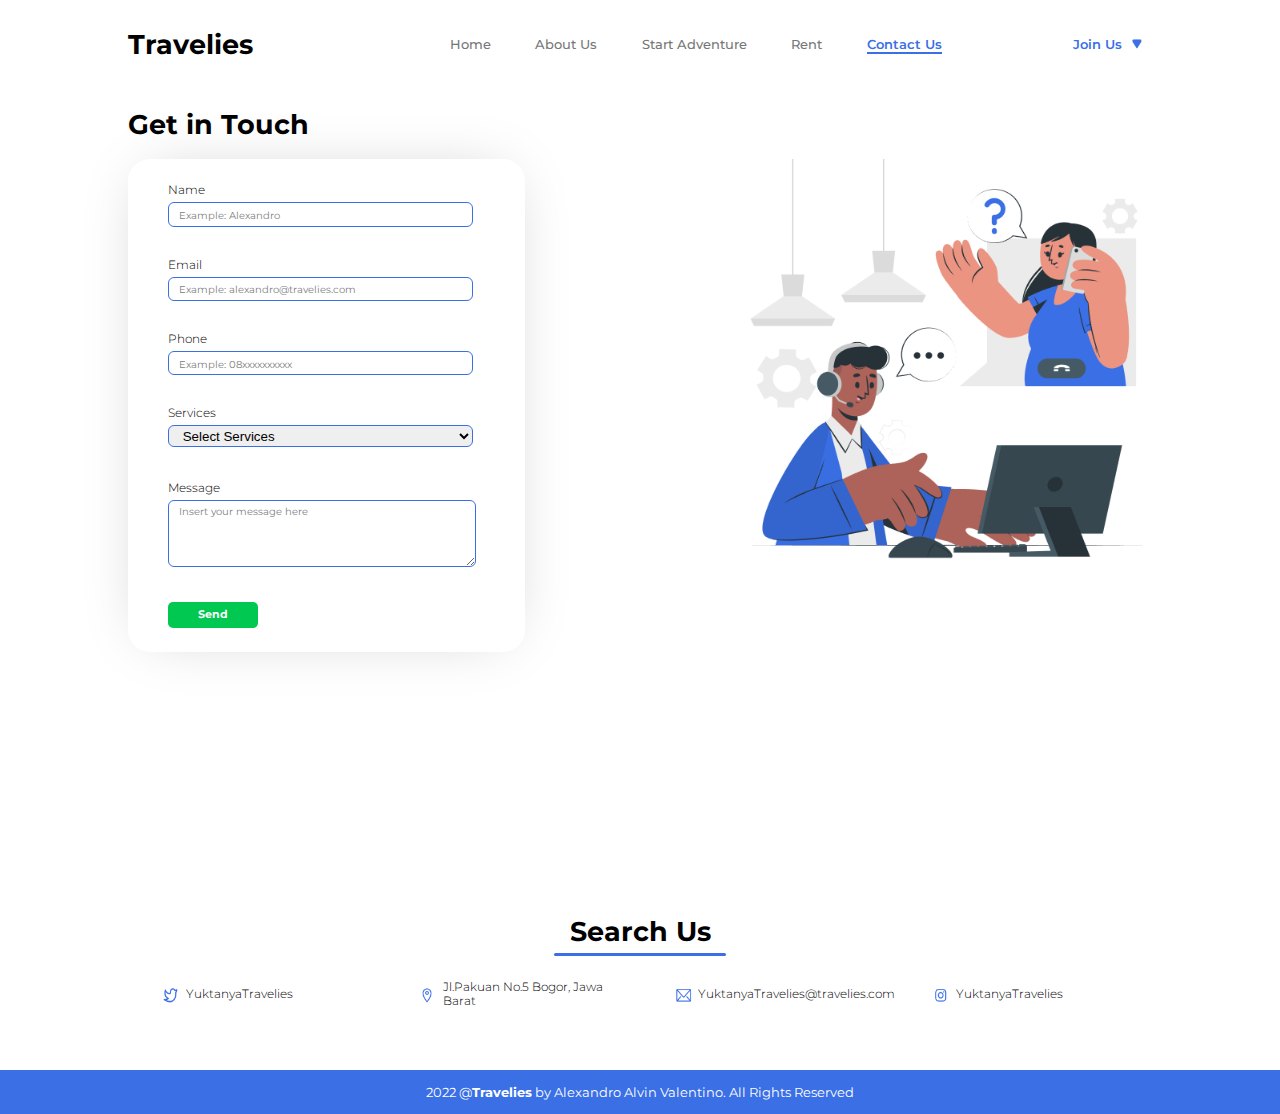
<file: Contactus.html>
<!DOCTYPE html>
<html lang="en">
<head>
    <meta charset="UTF-8">
    <meta http-equiv="X-UA-Compatible" content="IE=edge">
    <meta name="viewport" content="width=device-width, initial-scale=1.0">
    <link rel="stylesheet" href="Contact-style.css">
    <link rel="stylesheet" href="style.css">
    <link rel="preconnect" href="https://fonts.googleapis.com"> 
    <link rel="preconnect" href="https://fonts.gstatic.com" crossorigin> 
    <link href="https://fonts.googleapis.com/css2?family=Montserrat:wght@300;400;500;600;700&display=swap" rel="stylesheet">
    
    <title>Travelies</title>
</head>
<body>

    <div class="container">

        <!-- Header -->
        <div class="header">
            <div class="navbar-box">
                <div class="brand">
                    <h1 class="brand-name">Travelies</h1>
                </div>
                <div class="menu">
                    <ul>
                        <li><a href="index.html" >Home</a></li>
                        <li><a href="about-us.html">About Us</a></li>
                        <li><a href="Start/Adventure.html">Start Adventure</a></li>
                        <li><a href="Rent/Rent.html">Rent</a></li>
                        <li><a href="Contactus.html" class="active">Contact Us</a></li>
                    </ul>
                </div>
                <div class="join">
                    <div class="join-btn">
                        <div class="join-btn-dropdown">
                            <div class="join-text">
                                <p>Join Us</p>
                            </div>
                            <div class="join-icon">
                                <img src="Assets/img/icon/dropdown.png" alt="">
                            </div> 
                        </div>
                        <div class="join-dropdown">
                            <div class="join-dropdown-item">
                                <a href="Join/Login.html">Login</a>
                            </div>
                            <div class="join-dropdown-item">
                                <a href="Join/Register.html">Signup</a>
                            </div>
                        </div>
                    </div>
                </div>
            </div>
        </div>
        <!-- Header End -->

        <!-- Contact Us -->
        <div class="contact-container-page">
            <div class="contact-title">
                <h1>Get in Touch</h1>
            </div>
            <div class="contact">
                <div class="contact-form">
                    <div class="contact-form-content">
                        <form action="" id="form" onsubmit="event.preventDefault(); checkInputs();">
                            <div class="form-group">
                                <label for="">Name</label>
                                <input placeholder="Example: Alexandro" type="text" name="name" id="name">
                                <i class="fa-solid fa-circle-exclamation"></i>
                                <svg class="svg1 check" xmlns="http://www.w3.org/2000/svg" viewBox="0 0 512 512">! Font Awesome Pro 6.1.1 by @fontawesome - https://fontawesome.com License - https://fontawesome.com/license (Commercial License) Copyright 2022 Fonticons, Inc.<path d="M0 256C0 114.6 114.6 0 256 0C397.4 0 512 114.6 512 256C512 397.4 397.4 512 256 512C114.6 512 0 397.4 0 256zM371.8 211.8C382.7 200.9 382.7 183.1 371.8 172.2C360.9 161.3 343.1 161.3 332.2 172.2L224 280.4L179.8 236.2C168.9 225.3 151.1 225.3 140.2 236.2C129.3 247.1 129.3 264.9 140.2 275.8L204.2 339.8C215.1 350.7 232.9 350.7 243.8 339.8L371.8 211.8z"/></svg>
                                <svg class="svg1 error" xmlns="http://www.w3.org/2000/svg" viewBox="0 0 512 512">! Font Awesome Pro 6.1.1 by @fontawesome - https://fontawesome.com License - https://fontawesome.com/license (Commercial License) Copyright 2022 Fonticons, Inc.<path d="M256 0C114.6 0 0 114.6 0 256s114.6 256 256 256s256-114.6 256-256S397.4 0 256 0zM232 152C232 138.8 242.8 128 256 128s24 10.75 24 24v128c0 13.25-10.75 24-24 24S232 293.3 232 280V152zM256 400c-17.36 0-31.44-14.08-31.44-31.44c0-17.36 14.07-31.44 31.44-31.44s31.44 14.08 31.44 31.44C287.4 385.9 273.4 400 256 400z"/></svg>
                                <small class="smalls">Error Message</small>
                            </div>
                            <div class="form-group">
                                <label for="">Email</label>
                                <input placeholder="Example: alexandro@travelies.com" type="text" name="email" id="email">
                                <svg class="svg1 check" xmlns="http://www.w3.org/2000/svg" viewBox="0 0 512 512">! Font Awesome Pro 6.1.1 by @fontawesome - https://fontawesome.com License - https://fontawesome.com/license (Commercial License) Copyright 2022 Fonticons, Inc.<path d="M0 256C0 114.6 114.6 0 256 0C397.4 0 512 114.6 512 256C512 397.4 397.4 512 256 512C114.6 512 0 397.4 0 256zM371.8 211.8C382.7 200.9 382.7 183.1 371.8 172.2C360.9 161.3 343.1 161.3 332.2 172.2L224 280.4L179.8 236.2C168.9 225.3 151.1 225.3 140.2 236.2C129.3 247.1 129.3 264.9 140.2 275.8L204.2 339.8C215.1 350.7 232.9 350.7 243.8 339.8L371.8 211.8z"/></svg>
                                <svg class="svg1 error" xmlns="http://www.w3.org/2000/svg" viewBox="0 0 512 512">! Font Awesome Pro 6.1.1 by @fontawesome - https://fontawesome.com License - https://fontawesome.com/license (Commercial License) Copyright 2022 Fonticons, Inc.<path d="M256 0C114.6 0 0 114.6 0 256s114.6 256 256 256s256-114.6 256-256S397.4 0 256 0zM232 152C232 138.8 242.8 128 256 128s24 10.75 24 24v128c0 13.25-10.75 24-24 24S232 293.3 232 280V152zM256 400c-17.36 0-31.44-14.08-31.44-31.44c0-17.36 14.07-31.44 31.44-31.44s31.44 14.08 31.44 31.44C287.4 385.9 273.4 400 256 400z"/></svg>
                                <small class="smalls">Error Message</small>
                            </div>
                            <div class="form-group">
                                <label for="">Phone</label>
                                <input placeholder="Example: 08xxxxxxxxxx" type="tel" name="phone" id="phone">
                                <svg class="svg1 check" xmlns="http://www.w3.org/2000/svg" viewBox="0 0 512 512"><!--! Font Awesome Pro 6.1.1 by @fontawesome - https://fontawesome.com License - https://fontawesome.com/license (Commercial License) Copyright 2022 Fonticons, Inc. --><path d="M0 256C0 114.6 114.6 0 256 0C397.4 0 512 114.6 512 256C512 397.4 397.4 512 256 512C114.6 512 0 397.4 0 256zM371.8 211.8C382.7 200.9 382.7 183.1 371.8 172.2C360.9 161.3 343.1 161.3 332.2 172.2L224 280.4L179.8 236.2C168.9 225.3 151.1 225.3 140.2 236.2C129.3 247.1 129.3 264.9 140.2 275.8L204.2 339.8C215.1 350.7 232.9 350.7 243.8 339.8L371.8 211.8z"/></svg>
                                <svg class="svg1 error" xmlns="http://www.w3.org/2000/svg" viewBox="0 0 512 512"><!--! Font Awesome Pro 6.1.1 by @fontawesome - https://fontawesome.com License - https://fontawesome.com/license (Commercial License) Copyright 2022 Fonticons, Inc. --><path d="M256 0C114.6 0 0 114.6 0 256s114.6 256 256 256s256-114.6 256-256S397.4 0 256 0zM232 152C232 138.8 242.8 128 256 128s24 10.75 24 24v128c0 13.25-10.75 24-24 24S232 293.3 232 280V152zM256 400c-17.36 0-31.44-14.08-31.44-31.44c0-17.36 14.07-31.44 31.44-31.44s31.44 14.08 31.44 31.44C287.4 385.9 273.4 400 256 400z"/></svg>
                                <small class="smalls">Error Message</small>
                            </div>
                            <div class="form-group">
                                <label for="">Services</label>
                                <select name="" id="services">
                                    <option value="" >Select Services</option>
                                    <option value="rent">Rent</option>
                                    <option value="adventure">Adventure</option>
                                    <option value="others">Others</option>
                                </select>
                                <svg class="svg1 check" xmlns="http://www.w3.org/2000/svg" viewBox="0 0 512 512"><!--! Font Awesome Pro 6.1.1 by @fontawesome - https://fontawesome.com License - https://fontawesome.com/license (Commercial License) Copyright 2022 Fonticons, Inc. --><path d="M0 256C0 114.6 114.6 0 256 0C397.4 0 512 114.6 512 256C512 397.4 397.4 512 256 512C114.6 512 0 397.4 0 256zM371.8 211.8C382.7 200.9 382.7 183.1 371.8 172.2C360.9 161.3 343.1 161.3 332.2 172.2L224 280.4L179.8 236.2C168.9 225.3 151.1 225.3 140.2 236.2C129.3 247.1 129.3 264.9 140.2 275.8L204.2 339.8C215.1 350.7 232.9 350.7 243.8 339.8L371.8 211.8z"/></svg>
                                <svg class="svg1 error" xmlns="http://www.w3.org/2000/svg" viewBox="0 0 512 512"><!--! Font Awesome Pro 6.1.1 by @fontawesome - https://fontawesome.com License - https://fontawesome.com/license (Commercial License) Copyright 2022 Fonticons, Inc. --><path d="M256 0C114.6 0 0 114.6 0 256s114.6 256 256 256s256-114.6 256-256S397.4 0 256 0zM232 152C232 138.8 242.8 128 256 128s24 10.75 24 24v128c0 13.25-10.75 24-24 24S232 293.3 232 280V152zM256 400c-17.36 0-31.44-14.08-31.44-31.44c0-17.36 14.07-31.44 31.44-31.44s31.44 14.08 31.44 31.44C287.4 385.9 273.4 400 256 400z"/></svg>
                                <small class="smalls">Error Message</small>
                            </div>
                            
                            <div class="form-group-message" id="message">
                                <label for="">Message</label>
                                <textarea placeholder="Insert your message here" name="message" id="messages" cols="45" rows="30"></textarea>
                                <svg class="svg2 check" xmlns="http://www.w3.org/2000/svg" viewBox="0 0 512 512"><!--! Font Awesome Pro 6.1.1 by @fontawesome - https://fontawesome.com License - https://fontawesome.com/license (Commercial License) Copyright 2022 Fonticons, Inc. --><path d="M0 256C0 114.6 114.6 0 256 0C397.4 0 512 114.6 512 256C512 397.4 397.4 512 256 512C114.6 512 0 397.4 0 256zM371.8 211.8C382.7 200.9 382.7 183.1 371.8 172.2C360.9 161.3 343.1 161.3 332.2 172.2L224 280.4L179.8 236.2C168.9 225.3 151.1 225.3 140.2 236.2C129.3 247.1 129.3 264.9 140.2 275.8L204.2 339.8C215.1 350.7 232.9 350.7 243.8 339.8L371.8 211.8z"/></svg>
                                <svg class="svg2 error" xmlns="http://www.w3.org/2000/svg" viewBox="0 0 512 512"><!--! Font Awesome Pro 6.1.1 by @fontawesome - https://fontawesome.com License - https://fontawesome.com/license (Commercial License) Copyright 2022 Fonticons, Inc. --><path d="M256 0C114.6 0 0 114.6 0 256s114.6 256 256 256s256-114.6 256-256S397.4 0 256 0zM232 152C232 138.8 242.8 128 256 128s24 10.75 24 24v128c0 13.25-10.75 24-24 24S232 293.3 232 280V152zM256 400c-17.36 0-31.44-14.08-31.44-31.44c0-17.36 14.07-31.44 31.44-31.44s31.44 14.08 31.44 31.44C287.4 385.9 273.4 400 256 400z"/></svg>
                                <small class="smalls">Error Message</small>
                            </div>

                            <button type="submit">Send</button>
                            
                        </form>
                    </div>
                </div>
                <div class="contact-icon">
                    <div class="icon-img-contact">
                            <img src="Assets/img/icon/contact.png" alt="">
                    </div>
                </div>  
            </div>
            <div class="search-us">
                <div class="search-text">
                    <h1>Search Us</h1>
                    <div class="search-lines"></div>    
                </div>
                <div class="search-icon">
                    <div class="icon">
                        <div class="icon-position">
                            <div class="icon-img">
                                <img src="Assets/img/icon/twitter.png" alt="">
                            </div>
                            <div class="icon-text">
                                <p>YuktanyaTravelies</p>
                            </div>
                        </div>
                    </div>
                    <div class="icon">
                        <div class="icon-img">
                            <img src="Assets/img/icon/maps.png" alt="">
                        </div>
                        <div class="icon-text">
                            <p>Jl.Pakuan No.5 Bogor, Jawa Barat</p>
                        </div>
                    </div>
                    <div class="icon">
                        <div class="icon-img">
                            <img src="Assets/img/icon/mails.png" alt="">
                        </div>
                        <div class="icon-text">
                            <p>YuktanyaTravelies@travelies.com</p>
                        </div>
                    </div>
                    <div class="icon">
                        <div class="icon-img">
                            <img src="Assets/img/icon/instagram.png" alt="">
                        </div>
                        <div class="icon-text">
                            <p>YuktanyaTravelies</p>
                        </div>
                    </div>
                    
                </div>
            </div>
        </div>
        <!-- Contact Us End -->
    </div>
    <!-- Footer  -->
    <div class="footer-container">
        <div class="footer-text">
            <p>2022 @<b>Travelies</b> by Alexandro Alvin Valentino. All Rights Reserved</p>
        </div>
    </div>

    <!-- Footer End -->
    
    <script src="JS/ValidationForm.js"></script>
</body>
</html>
</file>
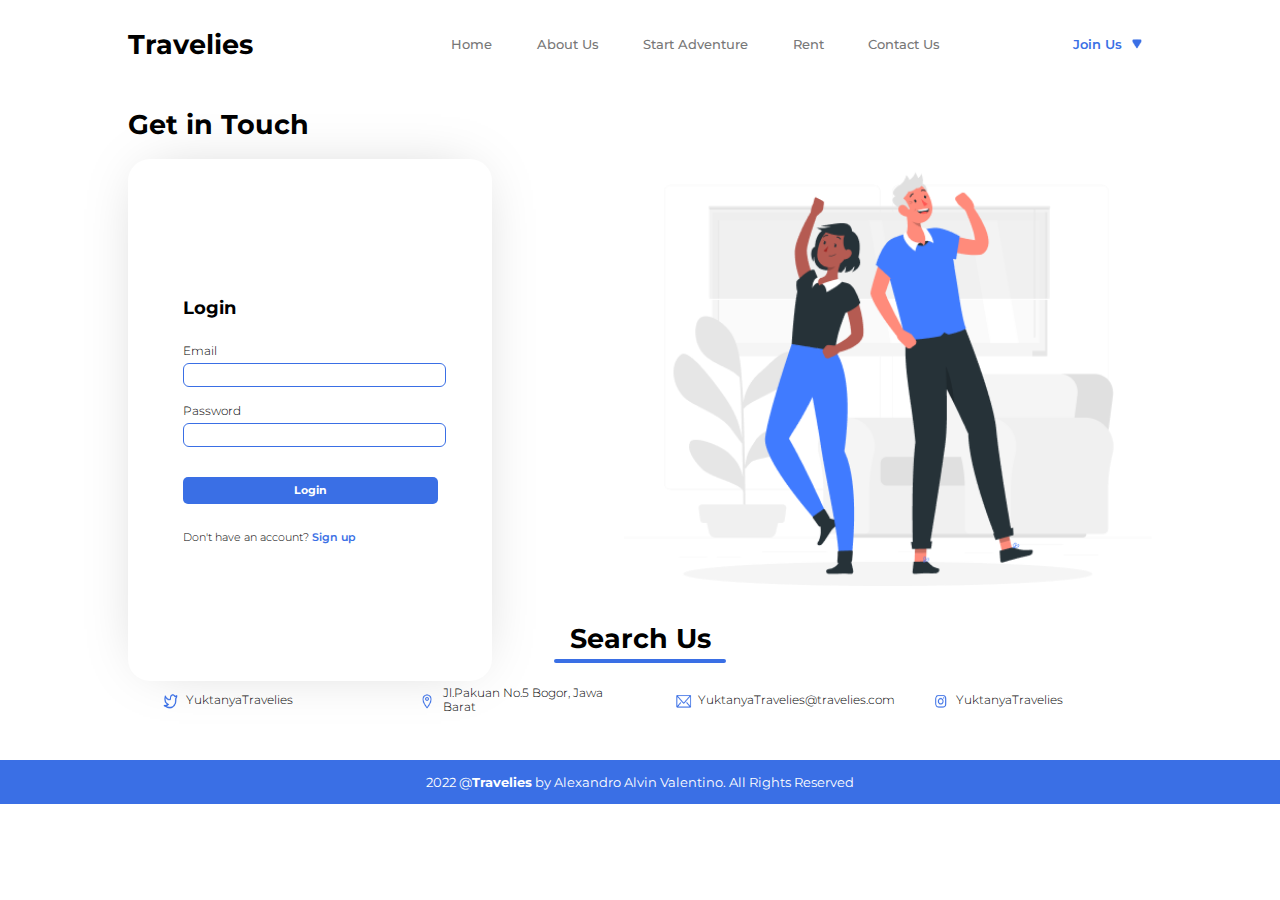
<file: Join/Login.html>
<!DOCTYPE html>
<html lang="en">
<head>
    <meta charset="UTF-8">
    <meta http-equiv="X-UA-Compatible" content="IE=edge">
    <meta name="viewport" content="width=device-width, initial-scale=1.0">
    <link rel="stylesheet" href="login.css">
    <link rel="stylesheet" href="../style.css">
    <link rel="preconnect" href="https://fonts.googleapis.com"> 
    <link rel="preconnect" href="https://fonts.gstatic.com" crossorigin> 
    <link href="https://fonts.googleapis.com/css2?family=Montserrat:wght@300;400;500;600;700&display=swap" rel="stylesheet">
    <title>Travelies</title>
</head>
<body>

    <div class="container">

        <!-- Header -->
        <div class="header">
            <div class="navbar-box">
                <div class="brand">
                    <h1 class="brand-name">Travelies</h1>
                </div>
                <div class="menu">
                    <ul>
                        <li><a href="../index.html" >Home</a></li>
                        <li><a href="../about-us.html">About Us</a></li>
                        <li><a href="../Start/Adventure.html">Start Adventure</a></li>
                        <li><a href="../Rent/Rent.html">Rent</a></li>
                        <li><a href="../Contactus.html">Contact Us</a></li>
                    </ul>
                </div>
                <div class="join">
                    <div class="join-btn">
                        <div class="join-btn-dropdown">
                            <div class="join-text">
                                <p>Join Us</p>
                            </div>
                            <div class="join-icon">
                                <img src="../Assets/img/icon/dropdown.png" alt="">
                            </div> 
                        </div>
                        <div class="join-dropdown">
                            <div class="join-dropdown-item">
                                <a href="../Join/Login.html">Login</a>
                            </div>
                            <div class="join-dropdown-item">
                                <a href="../Join/Register.html">Signup</a>
                            </div>
                        </div>
                    </div>
                </div>
            </div>
        </div>
        <!-- Header End -->

        <!-- Login -->
        <div class="login-container">
            <div class="login-title">
                <h1>Get in Touch</h1>
            </div>
            <div class="login">
                <div class="login-form">
                    <div class="login-form-content">
                        <div class="joinus-text">
                            <h3>Login</h3>
                        </div>
                        <div class="form">
                            <!-- Login Form -->
                            <form action="">
                                <div class="form-group">
                                    <label for="">Email</label>
                                    <input type="email" name="email" id="">
                                </div>
                                <div class="form-group">
                                    <label for="">Password</label>
                                    <input type="password" name="password" id="">
                                </div>
                                <div class="form-group">
                                    <input type="submit" value="Login">
                                </div>
                            </form>
                        </div>
                        <div class="signup">
                            <p>Don't have an account? <a href="Signup">Sign up</a></p>
                        </div>
                    </div>
                </div>
                <div class="login-icon">
                    <div class="icon-img-login">
                            <img src="../Assets/img/icon/login.png" alt="">
                    </div>
                </div>  
            </div>
            <div class="search-us">
                <div class="search-text">
                    <h1>Search Us</h1>
                    <div class="search-lines"></div>    
                </div>
                <div class="search-icon">
                    <div class="icon">
                        <div class="icon-position">
                            <div class="icon-img">
                                <img src="../Assets/img/icon/twitter.png" alt="">
                            </div>
                            <div class="icon-text">
                                <p>YuktanyaTravelies</p>
                            </div>
                        </div>
                    </div>
                    <div class="icon">
                        <div class="icon-img">
                            <img src="../Assets/img/icon/maps.png" alt="">
                        </div>
                        <div class="icon-text">
                            <p>Jl.Pakuan No.5 Bogor, Jawa Barat</p>
                        </div>
                    </div>
                    <div class="icon">
                        <div class="icon-img">
                            <img src="../Assets/img/icon/mails.png" alt="">
                        </div>
                        <div class="icon-text">
                            <p>YuktanyaTravelies@travelies.com</p>
                        </div>
                    </div>
                    <div class="icon">
                        <div class="icon-img">
                            <img src="../Assets/img/icon/instagram.png" alt="">
                        </div>
                        <div class="icon-text">
                            <p>YuktanyaTravelies</p>
                        </div>
                    </div>
                    
                </div>
            </div>
        </div>
        <!-- Login End -->
    </div>
    <!-- Footer  -->
    <div class="footer-container">
        <div class="footer-text">
            <p>2022 @<b>Travelies</b> by Alexandro Alvin Valentino. All Rights Reserved</p>
        </div>
    </div>

    <!-- Footer End -->
    
    
</body>
</html>
</file>
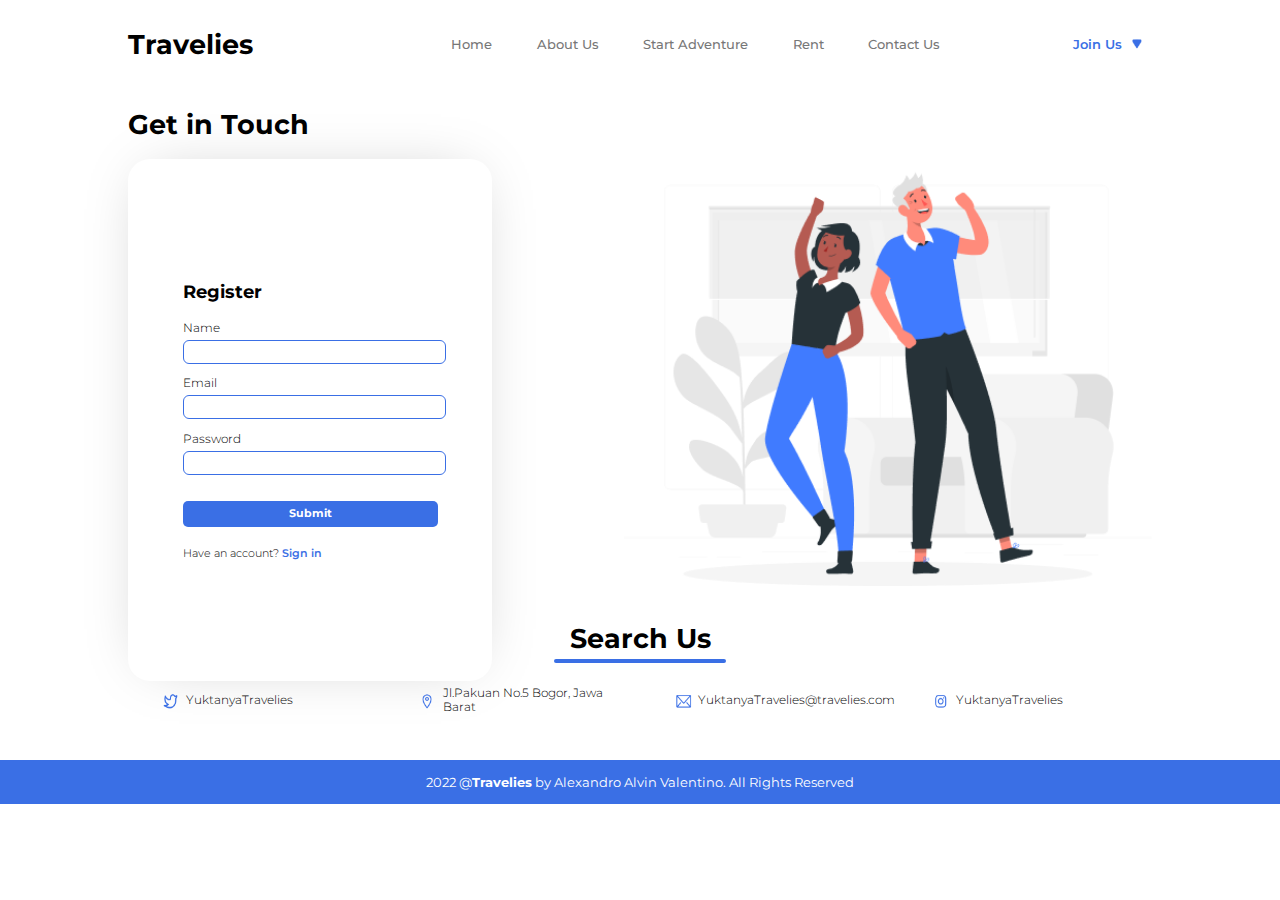
<file: Join/Register.html>
<!DOCTYPE html>
<html lang="en">
<head>
    <meta charset="UTF-8">
    <meta http-equiv="X-UA-Compatible" content="IE=edge">
    <meta name="viewport" content="width=device-width, initial-scale=1.0">
    <link rel="stylesheet" href="login.css">
    <link rel="stylesheet" href="../style.css">
    <link rel="preconnect" href="https://fonts.googleapis.com"> 
    <link rel="preconnect" href="https://fonts.gstatic.com" crossorigin> 
    <link href="https://fonts.googleapis.com/css2?family=Montserrat:wght@300;400;500;600;700&display=swap" rel="stylesheet">
    <title>Travelies</title>
</head>
<body>

    <div class="container">

        <!-- Header -->
        <div class="header">
            <div class="navbar-box">
                <div class="brand">
                    <h1 class="brand-name">Travelies</h1>
                </div>
                <div class="menu">
                    <ul>
                        <li><a href="../index.html" >Home</a></li>
                        <li><a href="../about-us.html">About Us</a></li>
                        <li><a href="../Start/Adventure.html" >Start Adventure</a></li>
                        <li><a href="../Rent/Rent.html">Rent</a></li>
                        <li><a href="../Contactus.html">Contact Us</a></li>
                    </ul>
                </div>
                <div class="join">
                    <div class="join-btn">
                        <div class="join-btn-dropdown">
                            <div class="join-text">
                                <p>Join Us</p>
                            </div>
                            <div class="join-icon">
                                <img src="../Assets/img/icon/dropdown.png" alt="">
                            </div> 
                        </div>
                        <div class="join-dropdown">
                            <div class="join-dropdown-item">
                                <a href="../Join/Login.html">Login</a>
                            </div>
                            <div class="join-dropdown-item">
                                <a href="../Join/Register.html">Signup</a>
                            </div>
                        </div>
                    </div>
                </div>
            </div>
        </div>
        <!-- Header End -->

        <!-- Login -->
        <div class="login-container">
            <div class="login-title">
                <h1>Get in Touch</h1>
            </div>
            <div class="login">
                <div class="login-form">
                    <div class="login-form-content">
                        <div class="joinus-text">
                            <h3>Register</h3>
                        </div>
                        <div class="form-register">
                            <!-- Login Form -->
                            <form action="">
                                <div class="form-group">
                                    <label for="">Name</label>
                                    <input type="name" name="name" id="">
                                </div>
                                <div class="form-group">
                                    <label for="">Email</label>
                                    <input type="email" name="email" id="">
                                </div>
                                <div class="form-group">
                                    <label for="">Password</label>
                                    <input type="password" name="password" id="">
                                </div>
                                <div class="form-group">
                                    <input type="submit" value="Submit">
                                </div>
                            </form>
                        </div>
                        <div class="signup">
                            <p>Have an account? <a href="../Join/Login.html">Sign in</a></p>
                        </div>
                    </div>
                </div>
                <div class="login-icon">
                    <div class="icon-img-login">
                            <img src="../Assets/img/icon/login.png" alt="">
                    </div>
                </div>  
            </div>
            <div class="search-us">
                <div class="search-text">
                    <h1>Search Us</h1>
                    <div class="search-lines"></div>    
                </div>
                <div class="search-icon">
                    <div class="icon">
                        <div class="icon-position">
                            <div class="icon-img">
                                <img src="../Assets/img/icon/twitter.png" alt="">
                            </div>
                            <div class="icon-text">
                                <p>YuktanyaTravelies</p>
                            </div>
                        </div>
                    </div>
                    <div class="icon">
                        <div class="icon-img">
                            <img src="../Assets/img/icon/maps.png" alt="">
                        </div>
                        <div class="icon-text">
                            <p>Jl.Pakuan No.5 Bogor, Jawa Barat</p>
                        </div>
                    </div>
                    <div class="icon">
                        <div class="icon-img">
                            <img src="../Assets/img/icon/mails.png" alt="">
                        </div>
                        <div class="icon-text">
                            <p>YuktanyaTravelies@travelies.com</p>
                        </div>
                    </div>
                    <div class="icon">
                        <div class="icon-img">
                            <img src="../Assets/img/icon/instagram.png" alt="">
                        </div>
                        <div class="icon-text">
                            <p>YuktanyaTravelies</p>
                        </div>
                    </div>
                    
                </div>
            </div>
        </div>
        <!-- Login End -->
    </div>
    <!-- Footer  -->
    <div class="footer-container">
        <div class="footer-text">
            <p>2022 @<b>Travelies</b> by Alexandro Alvin Valentino. All Rights Reserved</p>
        </div>
    </div>

    <!-- Footer End -->
    
    
</body>
</html>
</file>
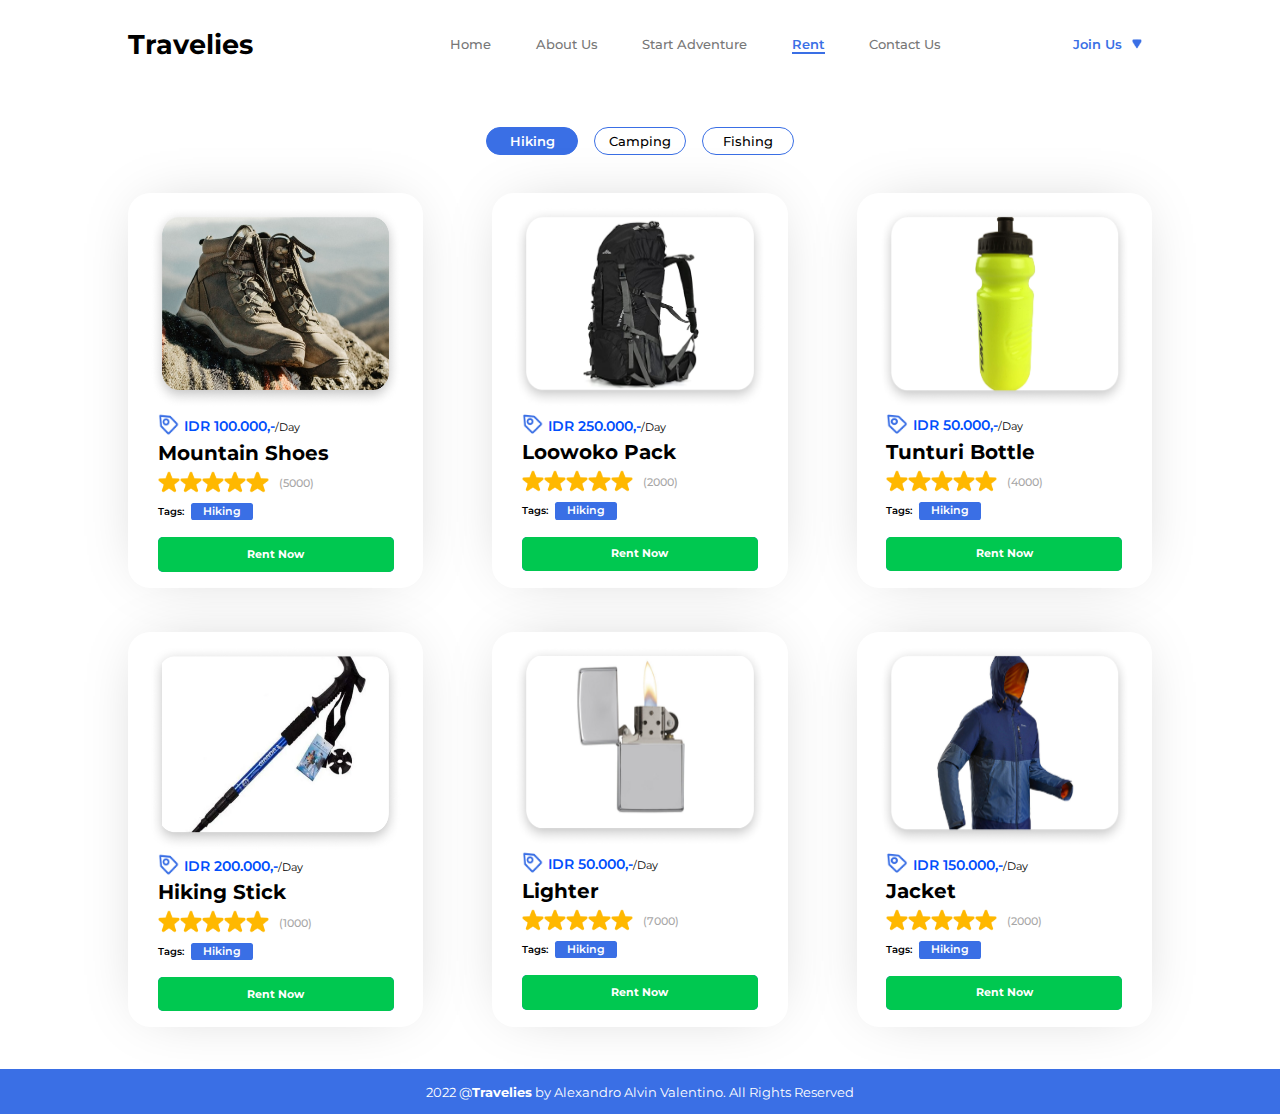
<file: Rent/Rent.html>
<!DOCTYPE html>
<html lang="en">
<head>
    <meta charset="UTF-8">
    <meta http-equiv="X-UA-Compatible" content="IE=edge">
    <meta name="viewport" content="width=device-width, initial-scale=1.0">
    <link rel="stylesheet" href="Rent-style.css">
    <link rel="stylesheet" href="../style.css">
    <link rel="preconnect" href="https://fonts.googleapis.com"> 
    <link rel="preconnect" href="https://fonts.gstatic.com" crossorigin> 
    <link href="https://fonts.googleapis.com/css2?family=Montserrat:wght@300;400;500;600;700&display=swap" rel="stylesheet">
    <title>Travelies</title>
</head>
<body>

    <div class="container">

        <!-- Header -->
        <div class="header">
            <div class="navbar-box">
                <div class="brand">
                    <h1 class="brand-name">Travelies</h1>
                </div>
                <div class="menu">
                    <ul>
                        <li><a href="../index.html" >Home</a></li>
                        <li><a href="../about-us.html">About Us</a></li>
                        <li><a href="../Start/Adventure.html">Start Adventure</a></li>
                        <li><a href="../Rent/Rent.html" class="active">Rent</a></li>
                        <li><a href="../Contactus.html">Contact Us</a></li>
                    </ul>
                </div>
                <div class="join">
                    <div class="join-btn">
                        <div class="join-btn-dropdown">
                            <div class="join-text">
                                <p>Join Us</p>
                            </div>
                            <div class="join-icon">
                                <img src="../Assets/img/icon/dropdown.png" alt="">
                            </div> 
                        </div>
                        <div class="join-dropdown">
                            <div class="join-dropdown-item">
                                <a href="../Join/Login.html">Login</a>
                            </div>
                            <div class="join-dropdown-item">
                                <a href="../Join/Register.html">Signup</a>
                            </div>
                        </div>
                    </div>
                </div>
            </div>
        </div>
        <!-- Header End -->

        <!-- Slicing Menu -->
        <div class="slicing-container">
            <div class="slicing-menu">
                <div class="slicing-menu-item" id="Hikingmenu" onclick="Hiking(this)">
                    Hiking
                </div>
                <div class="slicing-menu-item" id="Campingmenu" onclick="Camping(this)">
                    Camping
                </div>
                <div class="slicing-menu-item" id="Fishingmenu" onclick="Fishing(this)">
                    Fishing
                </div>
            </div>
        </div>
        <!-- Slicing Menu End-->

        <!-- Rent -->
        <div class="rent-container-page">
            <div class="rent-content-page">

            </div>
            
        </div>
        <!-- Rent End -->

    </div>
    <!-- Footer  -->
    <div class="footer-container">
        <div class="footer-text">
            <p>2022 @<b>Travelies</b> by Alexandro Alvin Valentino. All Rights Reserved</p>
        </div>
    </div>

    <!-- Footer End -->
    
    <script src="../JS/RentData.js"></script>
    
</body>
</html>
</file>
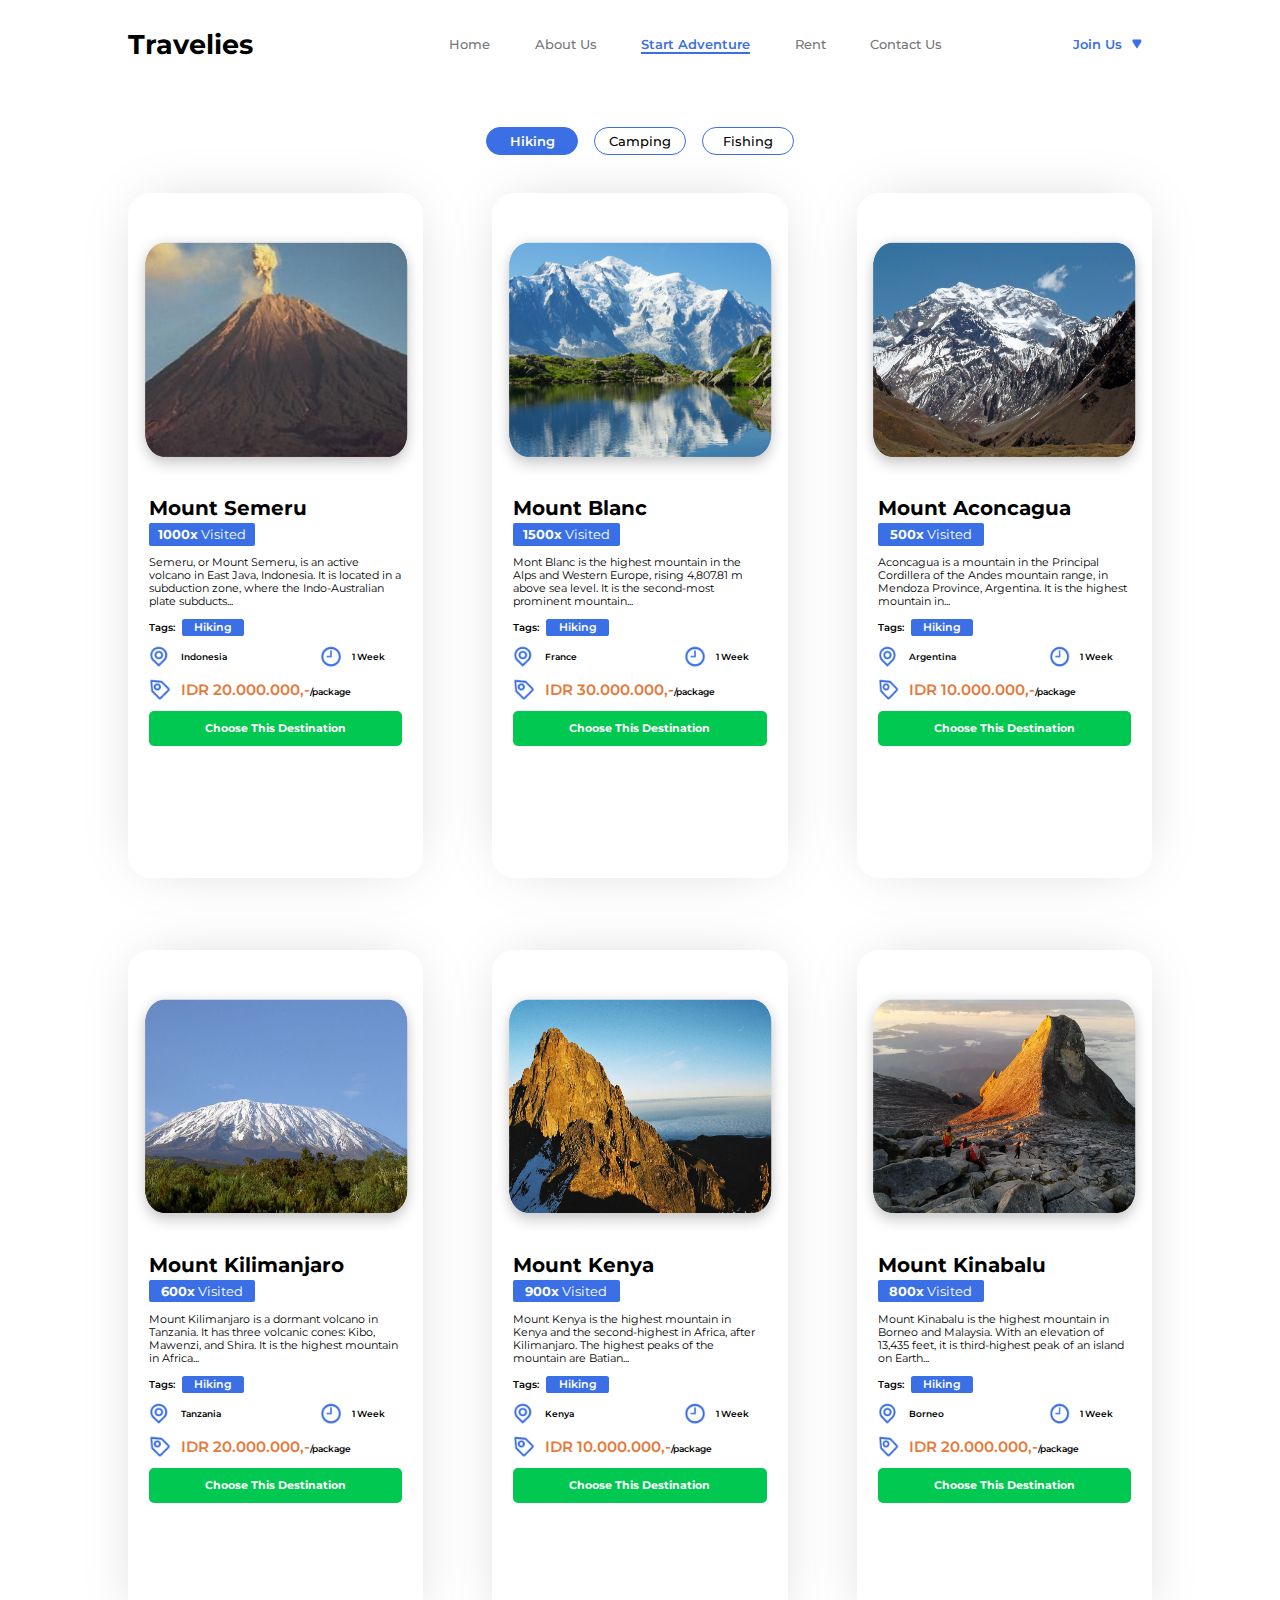
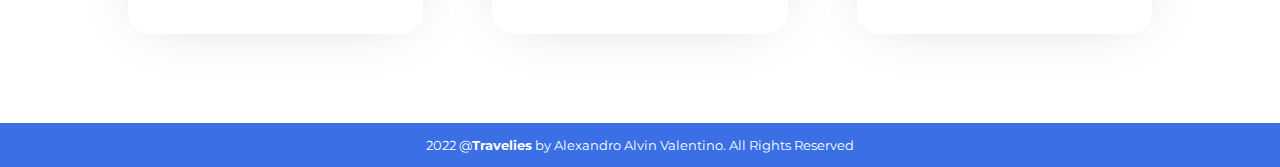
<file: Start/Adventure.html>
<!DOCTYPE html>
<html lang="en">
<head>
    <meta charset="UTF-8">
    <meta http-equiv="X-UA-Compatible" content="IE=edge">
    <meta name="viewport" content="width=device-width, initial-scale=1.0">
    <link rel="stylesheet" href="Adventure-style.css">
    <link rel="stylesheet" href="../style.css">
    <link rel="preconnect" href="https://fonts.googleapis.com"> 
    <link rel="preconnect" href="https://fonts.gstatic.com" crossorigin> 
    <link href="https://fonts.googleapis.com/css2?family=Montserrat:wght@300;400;500;600;700&display=swap" rel="stylesheet">
    <title>Travelies</title>
</head>
<body>

    <div class="container">

        <!-- Header -->
        <div class="header">
            <div class="navbar-box">
                <div class="brand">
                    <h1 class="brand-name">Travelies</h1>
                </div>
                <div class="menu">
                    <ul>
                        <li><a href="../index.html" >Home</a></li>
                        <li><a href="../about-us.html">About Us</a></li>
                        <li><a href="../Start/Adventure.html" class="active">Start Adventure</a></li>
                        <li><a href="../Rent/Rent.html">Rent</a></li>
                        <li><a href="../Contactus.html">Contact Us</a></li>
                    </ul>
                </div>
                <div class="join">
                    <div class="join-btn">
                        <div class="join-btn-dropdown">
                            <div class="join-text">
                                <p>Join Us</p>
                            </div>
                            <div class="join-icon">
                                <img src="../Assets/img/icon/dropdown.png" alt="">
                            </div> 
                        </div>
                        <div class="join-dropdown">
                            <div class="join-dropdown-item">
                                <a href="../Join/Login.html">Login</a>
                            </div>
                            <div class="join-dropdown-item">
                                <a href="../Join/Register.html">Signup</a>
                            </div>
                        </div>
                    </div>
                </div>
            </div>
        </div>
        <!-- Header End -->

        <!-- Slicing Menu -->
        <div class="slicing-container">
            <div class="slicing-menu">
                <div class="slicing-menu-item" id="Hikingmenu" onclick="Hiking(this)">
                    Hiking
                </div>
                <div class="slicing-menu-item" id="Campingmenu" onclick="Camping(this)">
                    Camping
                </div>
                <div class="slicing-menu-item" id="Fishingmenu" onclick="Fishing(this)">
                    Fishing
                </div>
            </div>
        </div>
        <!-- Slicing Menu End-->

        <!-- Populer Destination -->
        <div class="destination-page">
            <div class="destination-content-details">
            </div>
        </div>
        <!-- Populer Destination End -->

    </div>
    <!-- Footer  -->
    <div class="footer-container">
        <div class="footer-text">
            <p>2022 @<b>Travelies</b> by Alexandro Alvin Valentino. All Rights Reserved</p>
        </div>
    </div>

    <!-- Footer End -->
    <script src="../JS/Data.js"></script>
    <script src="../JS/AdventureData.js"></script>
</body>
</html>
</file>
<file: Contact-style.css>
.contact-container-page
{
    width: 100%;
    /* height: 55.6vw; */
    height: 109vh;
    /* background-color: blue; */
    display: flex;
    flex-direction: column;
}

.contact-title
{
    width: 100%;
    height: 5.5vw;
    /* background-color: red; */
    display: flex;
    justify-content: flex-start;
    align-items: center;
}

.contact
{
    width: 100%;
    height: 82vh;
    display: flex;
    flex-direction: row;
    justify-content: space-between;
    /* background-color: yellow; */
    /* align-items: center;    */
}

.contact-form
{
    width: 31.0417vw;
    height: 38.472vw;
    box-shadow: 0px -1px 58px -1.7362vw rgba(0, 0, 0, 0.25);
    border-radius: 22px;
    background-color: white;
    display: flex;
    justify-content:center;
    align-items:center;
}

.contact-form-content {
    width: 80%;
    height: 34.72vw;
    /* overflow: hidden; */
    display: flex;
    flex-direction: column;
    justify-content: center;
    align-items: center;
    /* background-color: blue; */
}

form
{
    width: 100%;
    height: 100%;
    display: flex;
    /* background-color: antiquewhite; */
    flex-direction: column;
    justify-content: center;
    align-items: flex-start;
}

.form-group
{
    width: 100%;
    height: 4.861vw;
    display: flex;
    margin-bottom: 1.0417vw;
    flex-direction:column;
    /* align-items: flex-start;
    justify-content:center;
    /* background-color: red; */
    position: relative;
}


.form-group-message
{
    width: 100%;
    height: 110px;
    display: flex;
    flex-direction:column; 
    /* margin-bottom: 1.0417vw; */
    /* align-items: flex-start;
    justify-content:center;
    */
    /* background-color: yellow; */
    position: relative;
}

::placeholder {
    color: grey;
    font-size: 0.764vw;
    font-family: 'Montserrat', sans-serif;
}

.form-group.success input
{
    border-color: lightgreen;
}
.form-group.success svg.check
{
    visibility: visible;
    fill: lightgreen;
    right: 1.0417vw;
}
.form-group.success select
{
    border-color: lightgreen;
}
.form-group-message.success input
{
    border-color: lightgreen;
}
.form-group-message.success select
{
    border-color: lightgreen;
}
.form-group-message.success textarea
{
    border-color: lightgreen;
}
.form-group-message.success svg.check
{
    visibility: visible;
    fill: lightgreen;
    right: 1.0417vw;
}


.form-group.error input
{
    border-color: red;
}
.form-group.error select
{
    border-color: red;
}
.form-group.error svg.error
{
    visibility: visible;
    fill: red;
    right: 1.0417vw;

}
.form-group.error small
{
    visibility: visible;
    color: red;
    font-size: 0.764vw;
}
.form-group-message.error input
{
    border-color: red;
}
.form-group-message.error select
{
    border-color: red;
}
.form-group-message.error textarea
{
    border-color: red;
}
.form-group-message.error svg.error
{
    visibility: visible;
    fill: red;
    right: 1.0417vw;

}
.form-group-message.error small
{
    visibility: visible;
    color: red;
    font-size: 0.764vw;
}


/* #message
{
    width: 100%;
    height: 90px;
    display: flex;
    align-items: flex-start;
    justify-content: space-between;
    background-color: red;
} */

.contact-form-content label
{
    font-size: .9vw;
    font-weight: 300;
    margin-bottom: 5px;
    display:inline-block;
}

.contact-form-content input,
.contact-form-content select
{
    width: 89%;
    height: 1.7362vw;
    border-radius: 6px;
    padding: 0px 10px 0px 10px;
    border: 1px solid #3A6FE5;
    display:block;
}

.contact-form-content select
{
    width: 96%!important;
}

.contact-form-content textarea
{
    width: 90%;
    height: 60px;
    border-radius: 6px;
    padding: 5px 10px 0px 10px;
    /* margin-bottom: 1.38vw; */
    border: 1px solid #3A6FE5;
    display:block;
}

button
{
    width: 90px;
    height: 2.08vw;
    background-color: #00C850;
    border: none;
    border-radius:5px;
    font-family: 'Montserrat', sans-serif;
    font-size: 0.83vw;
    font-weight: 700;
    color: white;
    margin-top: 1.0417vw;
    cursor: pointer;
}

.svg1
{
    width: 1.0417vw;
    height: 1.0417vw;
    top:3.819vw;
    right: 0px;
    position: absolute;
    visibility: hidden;
}
.svg2
{
    width: 1.0417vw;
    height: 1.0417vw;
    top:95px;
    right: 0px;
    position: absolute;
    visibility: hidden;
}

form small
{
    visibility: hidden;
    position: absolute;
    bottom:0;
    left: 0;
}
.contact-icon
{
    width: 63.472vw;
    height: 427px;
    display: flex;
    align-items: center;
    /* justify-content: flex-end; */
    /* background-color: red; */
}

.icon-img-contact
{
    width: 100%;
    height: 100%;
    display: flex;
    justify-content: flex-end;
    align-items: center;
}

.icon-img-contact img
{
    width: 80%;
    height: 100%;
}

.search-us
{
    width: 100%;
    height: 10.861vw;
    display: flex;
    align-items: center;
    /* justify-content: center; */
    /* background-color: red; */
    flex-direction:column;
}

.search-text
{
    width: 30%;
    height: 4.861vw;
    display: flex;
    align-items: center;
    /* justify-content: center; */
    /* background-color: yellow; */
    flex-direction:column;
}

.search-lines
{
    width: 13.472vw;
    height: 3.5px;
    background-color: #3A6FE5;
    margin-top: -1.0417vw;
    border-radius: 10px;
}

.search-icon
{
    width: 100%;
    height: 4.861vw;
    display: flex;
    /* align-items: center; */
    justify-content: space-between;
    /* background-color: blue; */
    /* flex-wrap: wrap; */
    flex-direction:row;
}

.icon
{
    width: 17.77vw;
    height: 4.861vw;
    display: flex;
    align-items: center;
    justify-content: space-between;
    /* background-color: yellow; */
    margin-left: 2.08vw;
    /* flex-direction:row; */
}

.icon-position 
{
    width: 100%;
    height: 4.861vw;
    display: flex;
    align-items: center;
    justify-content: space-between;
    /* background-color: yellow; */
    flex-direction:row;
}
.icon-img
{
    width: 3.472vw;
    height: 100%;
    display: flex;
    justify-content: center;
    /* background-color: antiquewhite; */
    align-items: center;
}

.icon-img img
{
    width: 62%;
    height: 35%;
    padding-top: 8px;
}

.icon-text
{
    width: 21.38vw;
    height: 100%;
    display: flex;
    align-items: flex-start;
    justify-content: center;
    /* background-color: aqua; */
    flex-direction:column;
}

.icon-text p
{
    font-size: .9vw;
    font-weight: 300;
    margin-bottom: 5px;
}
</file>
<file: style.css>
body
{
    margin: 0;
    padding: 0;
    display: flex;
    font-family: 'Montserrat', sans-serif;
    font-size: 1.0417vw;
    font-weight: 400;
    /* overflow: hidden; */
    display: flex;
    flex-direction: column;
    justify-content:center;
    align-items:center;
}

.container
{
    width: 80%;
    /* height: 1000px; */
    display: flex;
    flex-direction: column;
    /* background-color: aqua; */
}

.header
{
    width: 100%;
    height: 6.95vw;
    /* background-color: green; */
    display: flex;
    justify-content: center;
    align-items: center;
}

.navbar-box
{
    width: 83.3vw;
    height:4.861vw;
    /* background-color: red; */
    display: flex;
    justify-content: space-between;
    align-items: center;
}

.brand
{
    width: 13.89vw;
    /* background-color: blue; */
}

.menu
{
    width: 55.6vw;
    height: 4.861vw;
    /* background-color: yellow; */
    display: flex;
    justify-content: center;
    align-items: center;
}

.menu ul
{
    list-style: none;
    display: flex;
    justify-content: center;
    align-items: center;
    flex-direction: row;
}

.menu ul li a
{
    text-decoration: none;
    color: #777777;
    margin: 0px 1.7362vw 0px 1.7362vw;
    font-weight: 500;
}

.active
{
    color: #3A6FE5!important;
    font-weight:600!important;
    border-bottom: .2vw solid #3A6FE5;
}

.join
{
    width: 8.3vw;
    height: 2.08vw;
    /* background-color: yellow; */
    display: flex;
    justify-content: flex-end;
    align-items: center;
    flex-direction: row;
}

.join-btn
{
    width: 6.95vw;
    height: 2.08vw;
    /* background-color: #777777; */
    color: #3A6FE5;
    cursor:pointer;
    display: inline-block;
    position: relative;
}

.join-btn-dropdown
{
    width: 6.95vw;
    height: 2.08vw;
    display: flex;
    justify-content: space-evenly;
    align-items: center;
    /* flex-direction: column; */
}

.join p
{
    font-size: 1.0417vw;
    font-weight: 600;
    color: #3A6FE5;
}

.join img
{
    /* background-color: red; */
    width: 0.83vw;
    height: 0.83vw;
}

.join-dropdown
{
    display: none;
    position: absolute;
    background-color: #3A6FE5;
    color: black;
    right: 0;
    z-index: 1;
    width: 11.1vw;
    height: 5.5vw;
    border-radius:5px;
    box-shadow: 0px -1px 58px -1.7362vw rgba(0, 0, 0, 0.25);
    overflow: hidden;
}

.join-dropdown-item
{
    width: 100%;
    height: 2.7vw;
    display: flex;
    /* border-bottom: 1.5px solid black ; */
    justify-content: flex-end;
    align-items: center;
    /* background-color: red; */
}

.join-dropdown-item a
{
    text-decoration: none;
    color: white;
    padding: 0px 2.08vw;
    font-weight: 500;
}


.join-btn:hover .join-dropdown
{
    display: block;
    /* z-index: 1; */
}

.join-dropdown-item:hover 
{
    background-color: white;
}

.join-dropdown-item a:hover
{
    color: #3A6FE5!important;
    font-weight: 600;
}

.jumbotron
{
    margin-top:1.38vw;
    width: 100%;
    height: 34.72vw;
    /* background-color: yellow; */
    display: flex;
    justify-content: space-between;
    align-items: center;
}

.jumbotron-content
{
    width: 41.64vw;
    height: 34.72vw;
    /* background-color: red; */
    display: flex;
    align-items: flex-start;
    flex-direction: column;
}

.title-box
{
    width: 34.72vw;
    height: 17.36vw;
    /* background-color: aqua; */
    display: flex;
    justify-content: flex-start;
    align-items: center;
    flex-direction: column;
}

.jumbotron-title
{
    width: 34.72vw;
    height: 26.3vh;
    display: flex;
    /* background-color: antiquewhite; */
    font-size:  2.4305vw;
    font-weight: 500;
    justify-content: flex-start;
}

.btn
{
    width: 11.861vw;
    height: 2.7vw;
    background-color:#3A6FE5;
    border-radius: 5px;
    display: flex;
    justify-content: center;
    align-items: center;
    margin-left: -22.5vw;
}

.btn a
{
    font-size: 0.97vw;
    font-weight: 500;   
    text-decoration: none;
    color: white;
}

.btn img
{
    width: 1.2vw;
    height: 1.2vw;
    margin-left: 8px;
}

.jumbotron-visit
{
    width: 31.25vw;
    height: 34.72vw;
    display: flex;
    align-items: center;
}

.baris
{
    width: 100%;
    height: 13.89vw;
    display: flex;
    align-items: center;
    flex-direction:column;
}
.visit-box
{
    width:13.89vw;
    height: 45.5vw;
    display: flex;
    margin-bottom: 1.086vh;
    margin-left: -1.7362vw;
    flex-direction:column;
}

.visit-box b
{
    color: #3A6FE5!important;
    font-size: 1.25vw;
}
.visit-box p
{
    font-size: 0.83vw;
    font-weight: 500;
    color: grey;
}
.img-icon
{
    width: 3.819vw;
    height: 3.472vw;
}

.img-icon img {
    padding-left: 5px;
    width: 3.472vw;
    height: 3.472vw;
    object-fit: cover;
}

.video
{
    width: 34.72vw;
    height: 34.72vw;
    display: flex;
    justify-content: space-between;
    align-items: center;
    /* position: relative; */
}

.video video
{
    width: 34.72vw;
    /* position: absolute; */
    border-radius:1.0417vw;  
}

.destination
{
    /* margin-top: 3.472vw; */
    width: 100%;
    height: 122.282vh;
    display: flex;
    align-items: center;
    /* background-color: red; */
    flex-direction: column;
}

.destination-title
{
    width: 34.72vw;
    height: 15.5vw;
    display: flex;
    /* background-color: blue; */
    flex-direction: column;
    align-items: center;
}

.destination-title h1
{
    font-size: 2.7vw;
    font-weight: 700;
    color: black;
}

.destination-title .lines
{
    width: 33.472vw;
    height: 5px;
    background-color: #3A6FE5;
    margin-top: -1.0417vw;
    border-radius: 10px;
}

.destination-title p
{
    font-size: 0.97vw;
    text-align: center;
    font-weight: 400;
    color: #777777;
}

.destination-title p b
{
    color: #3A6FE5;
}

.destination-content
{
    width: 100%;
    height: 63.472vw;
    /* background-color: aqua; */
    display: flex;
    align-items: center;
    justify-content:space-between;
}

.destination-box
{
    width:23.08vw;
    height: 79.086vh;
    background-color:white;
    display: flex;
    align-items: center;
    justify-content: center;
    flex-direction: column;
    border-radius:22px;
    box-shadow: 0px -1px 58px -1.7362vw rgba(0, 0, 0, 0.25);
    transition: .4s;
}

.destination-box:hover
{
    z-index: 2;
    transform: scale(1.1);
    border: 1px solid #3A6FE5;
    box-shadow: 0px -1px 58px -1.7362vw rgba(0, 149, 255, 0.25);
}

.img-box
{
    margin-top: -3.472vw;
    width: 22.79vw;
    height:27.85vh;
    display: flex;
    justify-content: center;
    align-items: center;
    object-fit:cover;
    /* background-color: red; */
}

.img-box img
{
    /* width: 41.38vw;
    height:22.2vw; */
    width: 100%;
    height: 100%;
}

.destination-title-box
{
    width: 19.79vw;
    height: 35.32vh;
    /* background-color: green; */
}

.destination-title-box h1
{
    font-size: 2.01vw;
    font-weight: 700;
    color: blue;
}

.visited
{
    width: 8.3vw;
    height: 1.7362vw;
    display: flex;
    align-items: center;
    justify-content:center;
    flex-direction: column;
    background-color: #3A6FE5;
    border-radius: 2px;
    color: white;
    margin-top:-1.0417vw;
}

.destination-desc
{
    font-size: 0.83vw;
    font-weight: 400;
    color: black;
}

.destination-desc a
{
    text-decoration: none;
}

.tags
{
    width: 100%;
    height: 1.7362vw;
    display: flex;
    justify-content:flex-start;
    align-items: flex-start;
    flex-direction: row;
    /* background-color: red; */
}
.tags-title
{
    width:  2.4305vw;
    height: 1.38vw;
    display: flex;
    justify-content:flex-start;
    align-items: center;
    /* background-color: red; */
}

.tags p
{
    font-size: 0.764vw;
    font-weight: 600;
    color: black;
    text-align: left;
    /* margin-left: 10px; */
}

.tags-info
{
    margin-left: 2px;
    width:4.861vw;
    height:1.38vw;
    display: flex;
    align-items: center;
    justify-content: center;
    border-radius: .2vw;
}

#Hiking
{
    background-color: #3A6FE5;
}

#Camping
{
    background-color: #E5783A;
}

#Fishing
{
    background-color: #3ADBE5;
}

.tags-info a
{
    font-size:0.83vw;
    font-weight:600;
    text-decoration: none;
    color: white;
}

.title-info
{
    width: 100%;
    height: 5.5vw;
    display: flex;
    justify-content:flex-start;
    align-items: center;
    flex-direction:column;
    /* background-color: red; */
}

.baris-info
{
    width: 100%;
    height:  2.4305vw;
    display: flex;
    justify-content:space-between;
    align-items: center;
    /* background-color:blue; */
    margin-bottom: 2px;
}

.info-box
{
    display: flex;
    flex-direction: coloumn;
    justify-content:center;
    align-items:center;
    margin-right: 1.38vw;
}

.info-box img
{
    width: 2.08vw;
    height:2.08vw;
}

.text-title-info
{
    font-size: 0.69vw;
    font-weight: 600;
    color: black;
    margin-left: 5px;
}

.choose-destination
{
    width: 100%;
    height: 2.7vw;
    display: flex;
    justify-content:center;
    align-items:center;
    /* flex-direction: column; */
    background-color: #00C850;
    border-radius: 5px;
}

.text-title-info span {
    font-size: 1.2vw;
    font-weight: 600;
    color: #E5783A;
}

.choose-destination a
{
    text-decoration: none;
    color: white;
    font-size:0.83vw;
    font-weight:700; 
}

.another-destination
{
    width: 100%;
    height: 4.861vw;
    display: flex;
    justify-content:center;
    align-items: center;
    /* background-color: yellow; */
}

.another-btn
{
    width: 15.0417vw;
    height: 2.7vw;
    display: flex;
    justify-content:center;
    align-items:center;
    background-color: #3A6FE5;
    border-radius: 5px;
}

.another-text
{
    width: 60%;
    height:100%;
    justify-content:center;
    align-items:center;
    display: flex;
    /* background-color: #3ADBE5; */
}

.next-icon 
{
    width: 20%;
    height:100%;
    display: flex;
    justify-content:center;
    align-items:center;
    /* background-color: red; */
}

.another-btn img
{
    width: 1.38vw;
    height:1.38vw;
    margin-left: -20px;
}

.another-text
{
    width: 15.5vw;
    height: 2.7vw;
    /* margin-left:-10px; */
    /* background-color: yellow; */
    display: flex;
    justify-content:center;
    align-items:center;
}

.another-text a
{
    text-decoration: none;
    color: white;
    font-size:0.97vw;
    font-weight:bold;
}

.rent-container
{
    width: 100%;
    height: 63.472vw;
    display: flex;
    /* justify-content:center; */
    align-items:center;
    flex-direction:column;
    /* background-color: aqua; */
}

.rent
{
    width: 100%;
    height: 6.95vw;
    /* background-color: red; */
    display: flex;
    justify-content:center;
    align-items:center;
    flex-direction:column;
}

.rent h4
{
    font-size: 24px;
    font-weight: 600;
    color: black;
}

.rent h2
{
    margin-top: -2.08vw;
    font-size: 2.08vw;
    font-weight: 700;
    color: black;
}

.rent-title
{
    width: 100%;
    height: 13.472vw;
    /* background-color: yellow; */
    display: flex;
    justify-content:center;
    align-items:center;
    flex-direction:column;
    text-align: center;
}

.title
{
    width: 27.77vw;
    height: 100%;
    /* background-color: red; */
    display: flex;
    justify-content: center;
    align-items:center;
    flex-direction:column;
}

.rent-lines {
    width: 4.861vw;
    height: .2vw;
    background-color: #3A6FE5;
    margin-top: -1.0417vw;
    border-radius: 10px;
}

.title p
{
    font-size:1.2vw;
    font-weight:300;
}

.title b
{
    color: #3A6FE5;
}

.rent-content
{
    width: 100%;
    height: 36.38vw;
    /* background-color: red; */
    display: flex;
    justify-content: space-between;
    align-items: center;
    flex-direction: row;

}

.content-box
{
    width:23.08vw;
    /* height: 76.086vh; */
    height: 30.83vw;
    background-color:white;
    display: flex;
    align-items: center;
    justify-content: center;
    flex-direction: column;
    border-radius:22px;
    box-shadow: 0px -1px 58px -1.7362vw rgba(0, 0, 0, 0.25);
    cursor: pointer;
    transition: .4s;
}


.content-box:hover {
    z-index: 2;
    transform: scale(1.1);
    border: 1px solid #3A6FE5;
    box-shadow: 0px -1px 58px -1.7362vw rgba(0, 149, 255, 0.25);
}

.img-rent
{
    width: 19.79vw;
    height:25.81vh;
    display: flex;
    justify-content: center;
    align-items: center;
    /* background-color: red; */
}

.img-rent img
{
    margin-top: 2.08vw;
    width: 100%;
    height: 100%;
}

.content-desc
{
    width: 100%;
    height: 17.36vw;
    /* background-color:blue; */
    display: flex;
    align-items: center;
    justify-content: center;
    flex-direction: column;
}

.rent-price
{
    width: 80%;
    height: 2.08vw;
    /* background-color:aqua; */
    display: flex;
    justify-content: flex-start;
    align-items: center;
}

.rent-icon img
{
    width: 2.08vw;
    height: 2.08vw;
}

.rent-price-day
{
    width: 100%;
    height: 2.08vw;
    /* background-color:red; */
    display: flex;
    justify-content: flex-start;
    align-items: center;
}

.rent-price-day p
{
    margin-left: -10px;
    font-size: 0.83vw;
    font-weight: 400;
    color: black;
}

.rent-price-day b
{
    margin-left: 10px;
    font-size: 1.11vw;
    font-weight: 600;
    color: #004EFC;
}

.rent-product
{
    width: 80%;
    height: 2.08vw;
    /* background-color:red; */
    display: flex;
    justify-content: flex-start;
    align-items: center;
}

.item-rating
{
    width: 80%;
    height: 2.7vw;
    /* background-color: antiquewhite; */
    display: flex;
    justify-content: flex-start;
    align-items: center;
}

.rating-box
{
    display: flex;
    justify-content: center;
    align-items: flex-start;
}

.rating-box img {
    width:1.7362vw;
    height:1.7362vw;
}

.rating-info
{ 
    margin-left: 10px;
    font-size: 0.83vw;
    font-weight: 500;
    color: #A7A7A7;
}

.tags-container {
    width: 80%;
    height: 2.08vw;
    /* background-color: #F5F5F5; */
    display: flex;
    justify-content: flex-start;
    align-items: center;
}

.rent-btn {
    width: 80%;
    height: 2.7vw;
    background-color: #3A6FE5;
    display: flex;
    justify-content: center;
    align-items: center;
    border-radius: 5px;
    margin-top: 10px;
}

.contact-container {
    width: 100%;
    height: 31.25vw;
    display: flex;
    justify-content:center;
    align-items:center;
    flex-direction:row;
    /* background-color: aqua; */
}

.contact-content
{
    width: 80%;
    height: 31.25vw;
    /* background-color:orange; */
    display: flex;
    justify-content: center;
    align-items: center;
    flex-direction:row;
}

.contact-icon
{
    width: 50%;
    height: 31.25vw;
    /* background-color: yellow; */
    display: flex;
    justify-content: center;
    align-items: center;
}

.contact-icon-img img {
    width: 80%;
    height: 80%;
}

.contact-text {
    width: 50%;
    height: 31.25vw;
    /* background-color: red; */
    display: flex;
    justify-content: center;
    align-items: flex-start;
    flex-direction:column;
}

.text
{
    width: 33.472vw;
    height: 40%;
    /* background-color: red; */
}

.text h2
{
    font-size:  2.4305vw;
    font-weight: 700;
    color: black;
    margin-top: -1.2vw;
}

.text p
{
    font-size: 1.0417vw;
    font-weight: 400;
    color: black;
    margin-top: -10px;
}

.contact-btn
{
    width: 11.1vw;
    height: 2.7vw;
    background-color:#3A6FE5;
    border-radius: 5px;
    display: flex;
    justify-content: center;
    align-items: center;
}

.contact-btn a
{
    font-size: 0.97vw;
    font-weight: 500;   
    text-decoration: none;
    color: white;
}

.contact-btn img
{
    width: 1.2vw;
    height: 1.2vw;
    margin-left: 8px;
}

.footer-container
{
    width: 100%;
    height: 3.472vw;
    background-color: #3A6FE5;
    display: flex;
    justify-content: center;
    align-items: center;
    flex-direction: column;
    color: white;
    clear: both;
    position: relative;
    bottom: 0;
}
</file>
<file: Join/login.css>
.login-container
{
    width: 100%;
    height: 671px;
    /* background-color: blue; */
    display: flex;
    flex-direction: column;
}

.login-title
{
    width: 100%;
    height: 5.5vw;
    /* background-color: red; */
    display: flex;
    justify-content: flex-start;
    align-items: center;
}

.login
{
    width: 100%;
    height: 34.72vw;
    display: flex;
    flex-direction: row;
    justify-content: space-between;
    /* background-color: yellow; */
    /* align-items: center;    */
}

.login-form
{
    width: 35.0417vw;
    height: 58vh;
    box-shadow: 0px -1px 58px -1.7362vw rgba(0, 0, 0, 0.25);
    border-radius: 22px;
    /* background-color: yellow; */
    display: flex;
    justify-content:center;
    align-items:center;
}

.login-form-content {
    width: 70%;
    height: 27.77vw;
    display: flex;
    flex-direction: column;
    justify-content: center;
    align-items: center;
    /* background-color: blue; */
}

.joinus-text
{
    width: 100%;
    height: 45px;
    /* background-color: red; */
    display: flex;
    justify-content: flex-start;
    align-items: center;
}

.joinus-text h3
{
    font-size: 1.38vw;
    font-weight: 700;
    color: black;
}

.form
{
    width: 100%;
    height: 14.861vw;
    display: flex;
    flex-direction: column;
    justify-content: center;
    align-items: center;
    /* background-color: antiquewhite; */
}

.form-register
{
    width: 100%;
    height: 17.36vw;
    display: flex;
    flex-direction: column;
    justify-content: center;
    align-items: center;
    /* background-color: antiquewhite; */
}

.signup
{
    width: 100%;
    height: 2.7vw;
    /* background-color: #3A6FE5; */
    display: flex;
    justify-content: flex-start;
    /* align-items: flex-end; */
}

.signup p
{
    font-size: 0.83vw;
    font-weight: 300;
    color: black;
}

.signup a
{
    text-decoration: none;
    color: #3A6FE5;
    font-weight: 600;
}

form
{
    width: 100%;
    height: 100%;
    display: flex;
    /* background-color: antiquewhite; */
    flex-direction: column;
    justify-content: center;
    align-items: flex-start;
}

.form-group
{
    width: 100%;
    height: 60px;
    display: flex;
    align-items: flex-start;
    justify-content:center;
    flex-direction:column;
    /* background-color: red; */
}

form label
{
    font-size: .9vw;
    font-weight: 300;
    margin-bottom: 5px;
}

input
{
    width: 98%;
    height: 1.7362vw;
    border-radius: 6px;
    border: 1px solid #3A6FE5;
    padding: 0px 6px 0px 6px;
}

input[type=submit]
{
    width: 100%;
    height: 2.08vw;
    background-color: #3A6FE5;
    border: none;
    border-radius:5px;
    font-family: 'Montserrat', sans-serif;
    font-size: 0.83vw;
    font-weight: 700;
    color: white;
    margin-top: 10px;
}


.login-icon
{
    width: 63.472vw;
    height: 427px;
    display: flex;
    align-items: center;
    /* justify-content: flex-end; */
    /* background-color: red; */
}

.icon-img-login
{
    width: 100%;
    height: 100%;
    display: flex;
    justify-content: flex-end;
    align-items: center;
}

.icon-img-login img
{
    width: 80%;
    height: 100%;
}

.search-us
{
    width: 100%;
    height: 10.861vw;
    display: flex;
    align-items: center;
    /* justify-content: center; */
    /* background-color: red; */
    flex-direction:column;
}

.search-text
{
    width: 30%;
    height: 4.861vw;
    display: flex;
    align-items: center;
    /* justify-content: center; */
    /* background-color: yellow; */
    flex-direction:column;
}

.search-lines
{
    width: 13.472vw;
    height: 3.5px;
    background-color: #3A6FE5;
    margin-top: -1.0417vw;
    border-radius: 10px;
}

.search-icon
{
    width: 100%;
    height: 4.861vw;
    display: flex;
    /* align-items: center; */
    justify-content: space-between;
    /* background-color: blue; */
    /* flex-wrap: wrap; */
    flex-direction:row;
}

.icon
{
    width: 17.77vw;
    height: 4.861vw;
    display: flex;
    align-items: center;
    justify-content: space-between;
    /* background-color: yellow; */
    margin-left: 2.08vw;
    /* flex-direction:row; */
}

.icon-position 
{
    width: 100%;
    height: 4.861vw;
    display: flex;
    align-items: center;
    justify-content: space-between;
    /* background-color: yellow; */
    flex-direction:row;
}
.icon-img
{
    width: 3.472vw;
    height: 100%;
    display: flex;
    justify-content: center;
    /* background-color: antiquewhite; */
    align-items: center;
}

.icon-img img
{
    width: 62%;
    height: 35%;
    padding-top: 8px;
}

.icon-text
{
    width: 21.38vw;
    height: 100%;
    display: flex;
    align-items: flex-start;
    justify-content: center;
    /* background-color: aqua; */
    flex-direction:column;
}

.icon-text p
{
    font-size: .9vw;
    font-weight: 300;
    margin-bottom: 5px;
}
</file>
<file: Rent/Rent-style.css>
.slicing-container
{
    width: 100%;
    height: 104px;
    display: flex;
    justify-content: center;
    align-items: center;
    /* background-color: red; */
}

.slicing-menu
{
    width: 30%;
    height: 6.95vw;
    display: flex;
    justify-content: space-between;
    align-items: center;
    background-color: white;
}

#Hikingmenu
{
    cursor: pointer;
    width: 90px;
    height: 2.08vw;
    display: flex;
    justify-content: center;
    align-items: center;
    border: 1px solid #3A6FE5;
    border-radius: 45px;
    background-color: #3A6FE5;
    color: white;
    font-weight: 600;
}

#Campingmenu
{
    cursor: pointer;
    width: 90px;
    height: 2.08vw;
    display: flex;
    justify-content: center;
    align-items: center;
    border: 1px solid #3A6FE5;
    border-radius: 45px;
    background-color: white;
    color: black;
    font-weight: 500;
}

#Fishingmenu
{
    cursor: pointer;
    width: 90px;
    height: 2.08vw;
    display: flex;
    justify-content: center;
    align-items: center;
    border: 1px solid #3A6FE5;
    border-radius: 45px;
    background-color: white;
    color: black;
    font-weight: 500;
}

.rent-container-page
{
    width: 100%;
    height: 68.472vw;
    display: flex;
    /* justify-content:center; */
    align-items:center;
    flex-direction:column;
    flex-wrap: wrap;
    /* background-color: aqua; */
}

.rent-content-page
{
    width: 100%;
    height: 45.5vw;
    /* background-color: red; */
    display: flex;
    justify-content: space-between;
    align-items: center;
    flex-direction: row;
    flex-wrap: wrap;
}

.content-box-page
{
    width:23.08vw;
    margin-bottom: 3.472vw;
    height: 30.83vw;
    background-color:white;
    display: flex;
    align-items: center;
    justify-content: center;
    flex-direction: column;
    border-radius:22px;
    box-shadow: 0px -1px 58px -1.7362vw rgba(0, 0, 0, 0.25);
    cursor: pointer;
    transition: .4s;
}
</file>
<file: Start/Adventure-style.css>
.slicing-container
{
    width: 100%;
    height: 104px;
    display: flex;
    justify-content: center;
    align-items: center;
    /* background-color: red; */
}

.slicing-menu
{
    width: 30%;
    height: 6.95vw;
    display: flex;
    justify-content: space-between;
    align-items: center;
    background-color: white;
}

#Hikingmenu
{
    cursor: pointer;
    width: 90px;
    height: 2.08vw;
    display: flex;
    justify-content: center;
    align-items: center;
    border: 1px solid #3A6FE5;
    border-radius: 45px;
    background-color: #3A6FE5;
    color: white;
    font-weight: 600;
}
#Campingmenu
{
    cursor: pointer;
    width: 90px;
    height: 2.08vw;
    display: flex;
    justify-content: center;
    align-items: center;
    border: 1px solid #3A6FE5;
    border-radius: 45px;
    background-color: white;
    color: black;
    font-weight: 500;
}
#Fishingmenu
{
    cursor: pointer;
    width: 90px;
    height: 2.08vw;
    display: flex;
    justify-content: center;
    align-items: center;
    border: 1px solid #3A6FE5;
    border-radius: 45px;
    background-color: white;
    color: black;
    font-weight: 500;
}


.destination-page
{
    /* margin-top: 3.472vw; */
    width: 100%;
    height:170vh;
    display: flex;
    align-items: center;
    /* background-color: red; */
    flex-direction: column;
}

.destination-content-details
{
    width: 100%;
    height: 41.64vw;
    display: flex;
    justify-content: space-between;
    align-items: center;
    /* background-color: yellow; */
    flex-wrap: wrap;
}

.destination-boxs
{
    width:23.08vw;
    height: 76.086vh;
    background-color:white;
    display: flex;
    align-items: center;
    justify-content: center;
    flex-direction: column;
    border-radius:22px;
    box-shadow: 0px -1px 58px -1.7362vw rgba(0, 0, 0, 0.25);
    margin-bottom: 8vh;
}
</file>
